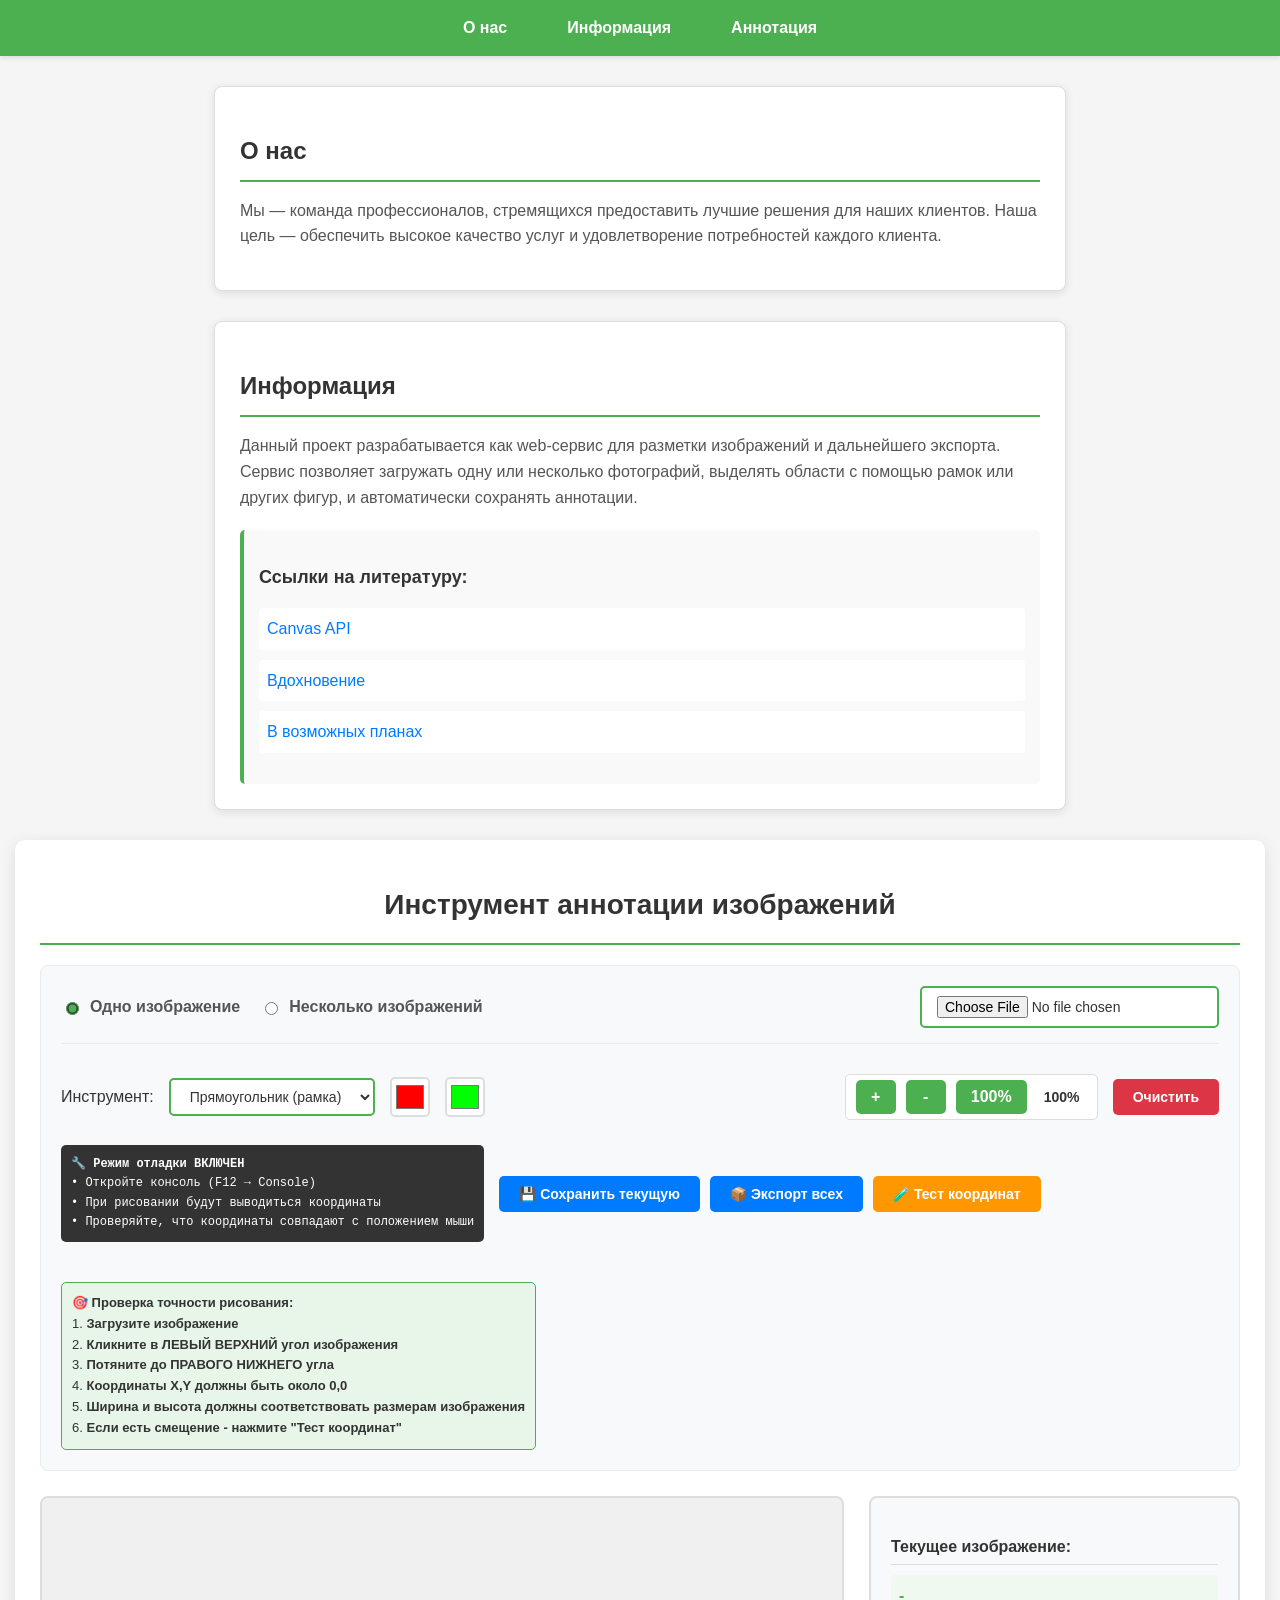
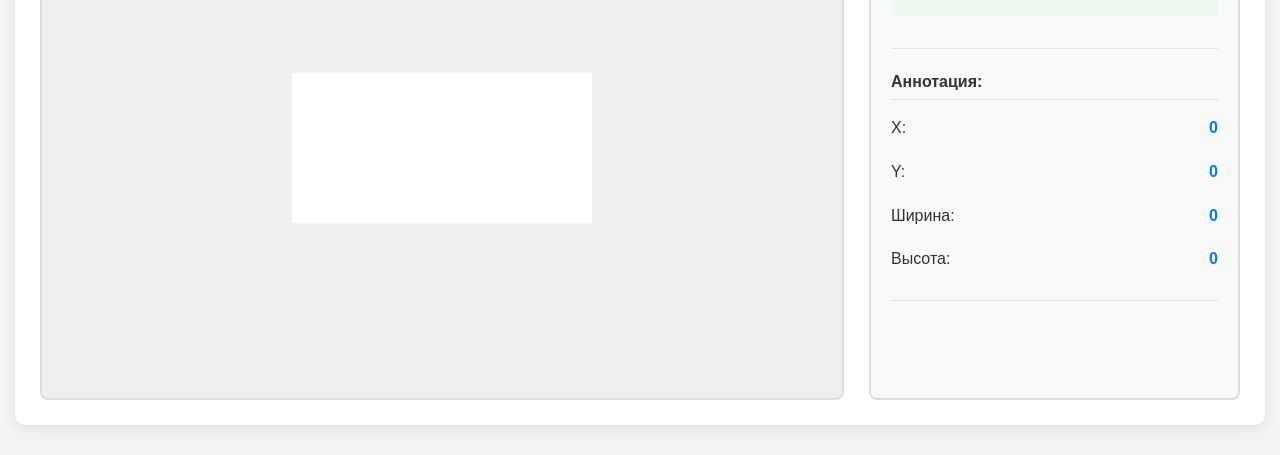
<file: index.html>
<!DOCTYPE html>
<html lang="ru">
<head>
    <meta charset="UTF-8">
    <meta name="viewport" content="width=device-width, initial-scale=1.0">
    <title>Image Annotation Tool</title>
    <link rel="stylesheet" href="styles.css">
</head>
<body>
    <header class="header">
        <nav class="nav">
            <ul class="nav-list">
                <li class="nav-item"><a href="#about">О нас</a></li>
                <li class="nav-item"><a href="#info">Информация</a></li>
                <li class="nav-item"><a href="#product">Аннотация</a></li>
            </ul>
        </nav>
    </header>

    <section id="about" class="about">
        <h2 class="about__title">О нас</h2>
        <p class="about__text">Мы — команда профессионалов, стремящихся предоставить лучшие решения для наших клиентов.
            Наша цель — обеспечить высокое качество услуг и удовлетворение потребностей каждого клиента.</p>
    </section>

    <section id="info" class="info">
        <h2 class="info__title">Информация</h2>
        <p class="info__text">Данный проект разрабатывается как web-сервис для разметки изображений и дальнейшего экспорта. 
            Сервис позволяет загружать одну или несколько фотографий, выделять области с помощью рамок или других фигур, 
            и автоматически сохранять аннотации.</p>
        <div class="info__references">
            <h3 class="info__references-title">Ссылки на литературу:</h3>
            <ul class="info__references-list">
                <li class="info__reference-item"><a href="https://developer.mozilla.org/ru/docs/Web/API/Canvas_API" class="info__reference-link">Canvas API</a></li>
                <li class="info__reference-item"><a href="https://www.makesense.ai/" class="info__reference-link">Вдохновение</a></li>
                <li class="info__reference-item"><a href="https://habr.com/ru/companies/data_light/articles/852848/" class="info__reference-link">В возможных планах</a></li>
            </ul>
        </div>
    </section>

    <div id="product" class="annotation-tool">
        <h1 class="annotation-tool__title">Инструмент аннотации изображений</h1>
        
        <div class="annotation-tool__controls">
            <div class="upload-section">
                <div class="upload-option">
                    <input type="radio" id="single-image" name="upload-type" checked>
                    <label for="single-image">Одно изображение</label>
                </div>
                <div class="upload-option">
                    <input type="radio" id="multiple-images" name="upload-type">
                    <label for="multiple-images">Несколько изображений</label>
                </div>
                
                <div class="file-inputs">
                    <input type="file" id="single-upload" accept="image/*" class="file-input">
                    <input type="file" id="multiple-upload" accept="image/*" multiple style="display: none;" class="file-input">
                </div>
            </div>

            <div class="tool-section">
                <label for="tool-type">Инструмент:</label>
                <select id="tool-type" class="tool-select">
                    <option value="rectangle">Прямоугольник (рамка)</option>
                    <option value="circle">Круг</option>
                    <option value="freehand">Произвольная область</option>
                </select>
                
                <input type="color" id="annotation-color" value="#ff0000" title="Цвет аннотации">
                <input type="color" id="bg-color" value="#00ff0055" title="Цвет заливки">
                
                <div class="zoom-controls">
                    <button id="zoom-in" class="zoom-btn">+</button>
                    <button id="zoom-out" class="zoom-btn">-</button>
                    <button id="zoom-reset" class="zoom-btn">100%</button>
                    <span id="zoom-level">100%</span>
                </div>
                
                <button id="clear-annotation" class="control-btn">Очистить</button>
                <button id="next-image" class="control-btn" style="display: none;">Следующее</button>
            </div>
        </div>

        <div class="annotation-tool__preview">
            <div class="canvas-container">
                <canvas id="annotation-canvas"></canvas>
                <div id="canvas-overlay" class="canvas-overlay"></div>
            </div>
            
            <div class="info-panel">
                <div class="current-image-info">
                    <h3>Текущее изображение:</h3>
                    <p id="current-file-name">-</p>
                </div>
                <div class="annotation-info">
                    <h3>Аннотация:</h3>
                    <p>X: <span id="annotation-x">0</span></p>
                    <p>Y: <span id="annotation-y">0</span></p>
                    <p>Ширина: <span id="annotation-width">0</span></p>
                    <p>Высота: <span id="annotation-height">0</span></p>
                </div>
                <div class="progress-info" style="display: none;">
                    <h3>Прогресс:</h3>
                    <p>Обработано: <span id="processed-count">0</span> / <span id="total-count">0</span></p>
                    <progress id="progress-bar" value="0" max="100"></progress>
                </div>
            </div>
        </div>
    </div>

    <script src="script.js"></script>
</body>
</html>
</file>
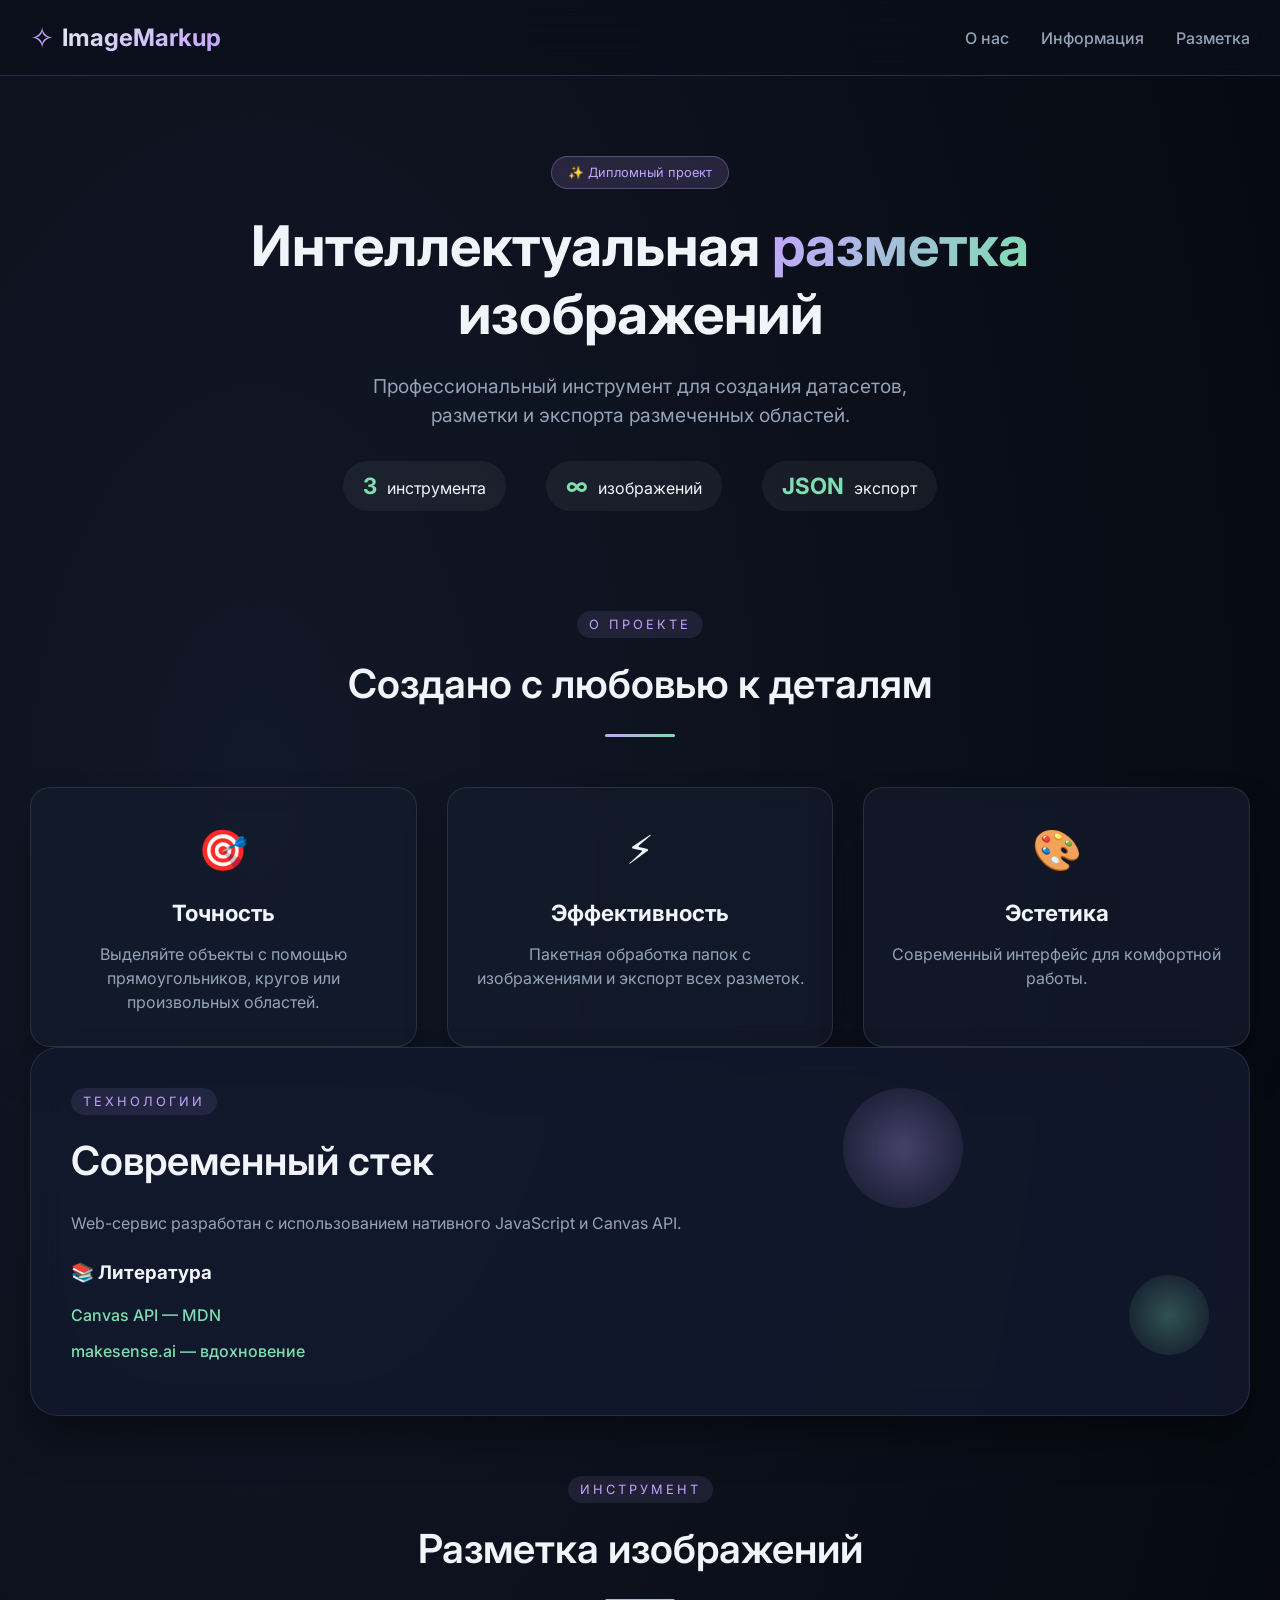
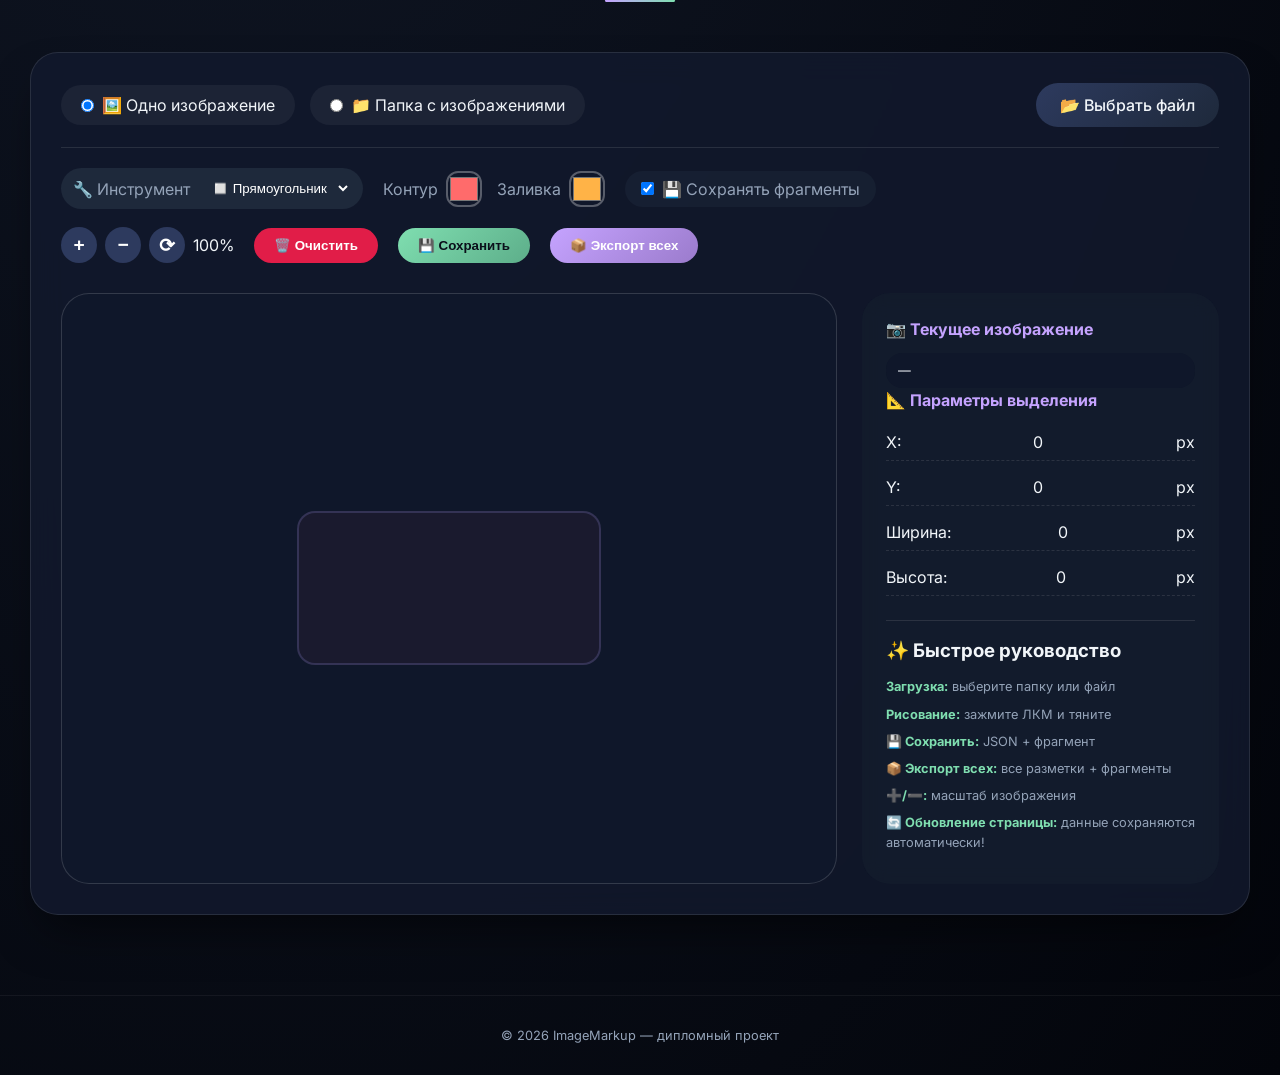
<file: DIPLOM/index.html>
<!DOCTYPE html>
<html lang="ru">
<head>
    <meta charset="UTF-8">
    <meta name="viewport" content="width=device-width, initial-scale=1.0, user-scalable=no">
    <title>ImageMarkup - Эстетичный инструмент разметки изображений | Дипломный проект</title>
    <link rel="preconnect" href="https://fonts.googleapis.com">
    <link rel="preconnect" href="https://fonts.gstatic.com" crossorigin>
    <link href="https://fonts.googleapis.com/css2?family=Inter:opsz,wght@14..32,300;14..32,400;14..32,500;14..32,600;14..32,700&display=swap" rel="stylesheet">
    <link rel="stylesheet" href="styles.css">
</head>
<body>
    <header class="header">
        <div class="header-container">
            <div class="logo">
                <span class="logo-icon">✧</span>
                <span class="logo-text">ImageMarkup</span>
            </div>
            <nav class="nav">
                <ul class="nav-list">
                    <li class="nav-item"><a href="#about" class="nav-link">О нас</a></li>
                    <li class="nav-item"><a href="#info" class="nav-link">Информация</a></li>
                    <li class="nav-item"><a href="#product" class="nav-link">Разметка</a></li>
                </ul>
            </nav>
        </div>
    </header>

    <main>
        <section class="hero">
            <div class="hero-content">
                <div class="hero-badge">✨ Дипломный проект</div>
                <h1 class="hero-title">Интеллектуальная <span class="gradient-text">разметка</span> изображений</h1>
                <p class="hero-description">
                    Профессиональный инструмент для создания датасетов, разметки и экспорта размеченных областей.
                </p>
                <div class="hero-stats">
                    <div class="stat"><span class="stat-num">3</span> инструмента</div>
                    <div class="stat"><span class="stat-num">∞</span> изображений</div>
                    <div class="stat"><span class="stat-num">JSON</span> экспорт</div>
                </div>
            </div>
        </section>

        <section id="about" class="about">
            <div class="container">
                <div class="section-header">
                    <span class="section-tag">О проекте</span>
                    <h2 class="section-title">Создано с любовью к деталям</h2>
                    <div class="section-divider"></div>
                </div>
                <div class="about-grid">
                    <div class="about-card glass-card">
                        <div class="card-icon">🎯</div>
                        <h3>Точность</h3>
                        <p>Выделяйте объекты с помощью прямоугольников, кругов или произвольных областей.</p>
                    </div>
                    <div class="about-card glass-card">
                        <div class="card-icon">⚡</div>
                        <h3>Эффективность</h3>
                        <p>Пакетная обработка папок с изображениями и экспорт всех разметок.</p>
                    </div>
                    <div class="about-card glass-card">
                        <div class="card-icon">🎨</div>
                        <h3>Эстетика</h3>
                        <p>Современный интерфейс для комфортной работы.</p>
                    </div>
                </div>
            </div>
        </section>

        <section id="info" class="info">
            <div class="container">
                <div class="info-wrapper glass-card">
                    <div class="info-content">
                        <span class="section-tag light">Технологии</span>
                        <h2 class="section-title light">Современный стек</h2>
                        <p class="info-text">Web-сервис разработан с использованием нативного JavaScript и Canvas API.</p>
                        <div class="info__references">
                            <h3 class="info__references-title">📚 Литература</h3>
                            <ul class="info__references-list">
                                <li class="info__reference-item"><a href="https://developer.mozilla.org/ru/docs/Web/API/Canvas_API" class="info__reference-link" target="_blank">Canvas API — MDN</a></li>
                                <li class="info__reference-item"><a href="https://www.makesense.ai/" class="info__reference-link" target="_blank">makesense.ai — вдохновение</a></li>
                            </ul>
                        </div>
                    </div>
                    <div class="info-decoration">
                        <div class="floating-shape"></div>
                        <div class="floating-shape second"></div>
                    </div>
                </div>
            </div>
        </section>

        <div id="product" class="annotation-tool-section">
            <div class="container">
                <div class="section-header">
                    <span class="section-tag">Инструмент</span>
                    <h2 class="section-title">Разметка изображений</h2>
                    <div class="section-divider"></div>
                </div>

                <div class="annotation-tool glass-card">
                    <div class="annotation-tool__controls">
                        <div class="upload-section">
                            <div class="upload-options-group">
                                <label class="radio-card">
                                    <input type="radio" name="upload-type" id="singleImageRadio" value="single" checked>
                                    <span class="radio-label">🖼️ Одно изображение</span>
                                </label>
                                <label class="radio-card">
                                    <input type="radio" name="upload-type" id="multipleImagesRadio" value="folder">
                                    <span class="radio-label">📁 Папка с изображениями</span>
                                </label>
                            </div>
                            <div class="file-inputs">
                                <label class="file-label" id="singleUploadLabel">
                                    <span>📂 Выбрать файл</span>
                                    <input type="file" id="singleUpload" accept="image/*" style="display: none;">
                                </label>
                                <label class="folder-label" id="folderUploadLabel" style="display: none;">
                                    <span>📂 Выбрать папку</span>
                                    <input type="file" id="folderUpload" accept="image/*" multiple webkitdirectory directory style="display: none;">
                                </label>
                            </div>
                        </div>

                        <div class="tool-section">
                            <div class="tool-row">
                                <div class="tool-select-wrapper">
                                    <label>🔧 Инструмент</label>
                                    <select id="toolType" class="tool-select">
                                        <option value="rectangle">◻️ Прямоугольник</option>
                                        <option value="circle">● Круг</option>
                                        <option value="freehand">✏️ Произвольная</option>
                                    </select>
                                </div>
                                <div class="color-pickers">
                                    <div class="color-item">
                                        <label>Контур</label>
                                        <input type="color" id="annotationColor" value="#FF6B6B">
                                    </div>
                                    <div class="color-item">
                                        <label>Заливка</label>
                                        <input type="color" id="bgColor" value="#FFB347">
                                    </div>
                                </div>
                                <label class="checkbox-modern">
                                    <input type="checkbox" id="saveCropped" checked>
                                    <span>💾 Сохранять фрагменты</span>
                                </label>
                            </div>
                            
                            <div class="tool-row">
                                <div class="zoom-controls">
                                    <button id="zoomIn" class="zoom-btn">+</button>
                                    <button id="zoomOut" class="zoom-btn">−</button>
                                    <button id="zoomReset" class="zoom-btn reset">⟳</button>
                                    <span id="zoomLevel">100%</span>
                                </div>
                                <button id="clearAnnotation" class="control-btn clear">🗑️ Очистить</button>
                                <button id="nextImage" class="control-btn next" style="display: none;">➡️ Следующее</button>
                                <button id="saveAnnotation" class="control-btn save">💾 Сохранить</button>
                                <button id="exportAll" class="control-btn export">📦 Экспорт всех</button>
                            </div>
                        </div>
                    </div>

                    <div class="annotation-tool__preview">
                        <div class="canvas-container">
                            <canvas id="annotationCanvas"></canvas>
                        </div>
                        
                        <div class="info-panel glass-panel">
                            <div class="current-image-info">
                                <h3>📷 Текущее изображение</h3>
                                <p id="currentFileName" class="filename-display">—</p>
                            </div>
                            
                            <div class="annotation-info">
                                <h3>📐 Параметры выделения</h3>
                                <div class="info-grid">
                                    <div class="info-row"><span>X:</span> <span id="annotationX">0</span> px</div>
                                    <div class="info-row"><span>Y:</span> <span id="annotationY">0</span> px</div>
                                    <div class="info-row"><span>Ширина:</span> <span id="annotationWidth">0</span> px</div>
                                    <div class="info-row"><span>Высота:</span> <span id="annotationHeight">0</span> px</div>
                                </div>
                            </div>
                            
                            <div class="progress-info" id="progressInfo" style="display: none;">
                                <h3>📊 Прогресс</h3>
                                <progress id="progressBar" value="0" max="100"></progress>
                                <p><span id="processedCount">0</span> / <span id="totalCount">0</span> обработано</p>
                            </div>

                            <div class="quick-guide">
                                <h3>✨ Быстрое руководство</h3>
                                <ul class="guide-list">
                                    <li><strong>Загрузка:</strong> выберите папку или файл</li>
                                    <li><strong>Рисование:</strong> зажмите ЛКМ и тяните</li>
                                    <li><strong>💾 Сохранить:</strong> JSON + фрагмент</li>
                                    <li><strong>📦 Экспорт всех:</strong> все разметки + фрагменты</li>
                                    <li><strong>➕/➖:</strong> масштаб изображения</li>
                                    <li><strong>🔄 Обновление страницы:</strong> данные сохраняются автоматически!</li>
                                </ul>
                            </div>
                        </div>
                    </div>
                </div>
            </div>
        </div>
    </main>

    <footer class="footer">
        <div class="container">
            <p>© 2026 ImageMarkup — дипломный проект</p>
        </div>
    </footer>

    <script src="script.js?v=2"></script>
</body>
</html>
</file>
<file: styles.css>
/* Основные стили */
body {
    font-family: Arial, sans-serif;
    margin: 0;
    padding: 0;
    background-color: #f5f5f5;
    color: #333;
    line-height: 1.6;
}

/* Хедер и навигация */
.header {
    background-color: #4CAF50;
    padding: 15px 20px;
    box-shadow: 0 2px 5px rgba(0, 0, 0, 0.1);
    position: sticky;
    top: 0;
    z-index: 100;
}

.nav {
    display: flex;
    justify-content: center;
}

.nav-list {
    list-style-type: none;
    padding: 0;
    margin: 0;
    display: flex;
    gap: 30px;
}

.nav-item a {
    color: white;
    text-decoration: none;
    font-weight: bold;
    font-size: 16px;
    padding: 8px 15px;
    border-radius: 4px;
    transition: all 0.3s ease;
}

.nav-item a:hover {
    background-color: rgba(255, 255, 255, 0.2);
    transform: translateY(-2px);
}

/* Секции "О нас" и "Информация" */
.about, .info {
    background-color: #fff;
    border: 1px solid #ddd;
    border-radius: 8px;
    padding: 25px;
    max-width: 800px;
    margin: 30px auto;
    box-shadow: 0 2px 10px rgba(0, 0, 0, 0.1);
}

.about__title, .info__title {
    font-size: 24px;
    color: #333;
    margin-bottom: 15px;
    border-bottom: 2px solid #4CAF50;
    padding-bottom: 10px;
}

.about__text, .info__text {
    font-size: 16px;
    color: #555;
    line-height: 1.6;
}

/* Ссылки на литературу */
.info__references {
    margin-top: 20px;
    background-color: #f9f9f9;
    padding: 15px;
    border-radius: 5px;
    border-left: 4px solid #4CAF50;
}

.info__references-title {
    font-size: 18px;
    color: #333;
    margin-bottom: 10px;
}

.info__references-list {
    list-style-type: none;
    padding: 0;
}

.info__reference-item {
    margin-bottom: 10px;
    padding: 8px;
    background-color: white;
    border-radius: 4px;
    transition: background-color 0.3s;
}

.info__reference-item:hover {
    background-color: #f0f0f0;
}

.info__reference-link {
    text-decoration: none;
    color: #007BFF;
    font-weight: 500;
    transition: all 0.3s;
    display: block;
}

.info__reference-link:hover {
    color: #0056b3;
    text-decoration: underline;
    padding-left: 5px;
}

/* Основной инструмент аннотации */
.annotation-tool {
    background-color: #fff;
    border-radius: 10px;
    box-shadow: 0 4px 15px rgba(0, 0, 0, 0.1);
    padding: 25px;
    margin: 30px auto;
    max-width: 1200px;
}

.annotation-tool__title {
    font-size: 28px;
    color: #333;
    margin-bottom: 20px;
    text-align: center;
    padding-bottom: 15px;
    border-bottom: 2px solid #4CAF50;
}

/* Панель управления */
.annotation-tool__controls {
    background-color: #f8f9fa;
    border-radius: 8px;
    padding: 20px;
    margin-bottom: 25px;
    border: 1px solid #e9ecef;
}

/* Загрузка изображений */
.upload-section {
    display: flex;
    flex-wrap: wrap;
    gap: 20px;
    align-items: center;
    margin-bottom: 15px;
    padding-bottom: 15px;
    border-bottom: 1px solid #e9ecef;
}

.upload-option {
    display: flex;
    align-items: center;
    gap: 8px;
}

.upload-option label {
    cursor: pointer;
    font-weight: bold;
    color: #555;
}

.upload-option input[type="radio"] {
    accent-color: #4CAF50;
}

.file-inputs {
    margin-left: auto;
    display: flex;
    gap: 10px;
}

.file-input {
    padding: 8px 15px;
    border: 2px solid #4CAF50;
    border-radius: 5px;
    background-color: white;
    cursor: pointer;
    font-size: 14px;
    color: #333;
    transition: all 0.3s;
}

.file-input:hover {
    background-color: #f0f9f0;
    border-color: #45a049;
}

/* Инструменты рисования */
.tool-section {
    display: flex;
    flex-wrap: wrap;
    gap: 15px;
    align-items: center;
    padding-top: 15px;
}

.tool-select {
    padding: 8px 15px;
    border: 2px solid #4CAF50;
    border-radius: 5px;
    background-color: white;
    font-size: 14px;
    color: #333;
    cursor: pointer;
    min-width: 180px;
}

.tool-select:focus {
    outline: none;
    border-color: #45a049;
    box-shadow: 0 0 0 2px rgba(76, 175, 80, 0.2);
}

input[type="color"] {
    width: 40px;
    height: 40px;
    border: 2px solid #ddd;
    border-radius: 5px;
    cursor: pointer;
    padding: 2px;
    background: white;
}

input[type="color"]:hover {
    border-color: #4CAF50;
}

/* Управление масштабом */
.zoom-controls {
    display: flex;
    align-items: center;
    gap: 10px;
    margin-left: auto;
    background-color: white;
    padding: 5px 10px;
    border-radius: 5px;
    border: 1px solid #ddd;
}

.zoom-btn {
    padding: 8px 15px;
    background-color: #4CAF50;
    color: white;
    border: none;
    border-radius: 5px;
    cursor: pointer;
    font-weight: bold;
    font-size: 16px;
    transition: all 0.3s;
    min-width: 40px;
}

.zoom-btn:hover {
    background-color: #45a049;
    transform: translateY(-2px);
    box-shadow: 0 2px 5px rgba(0, 0, 0, 0.2);
}

#zoom-level {
    font-weight: bold;
    min-width: 50px;
    text-align: center;
    font-size: 14px;
    color: #333;
}

/* Кнопки управления */
.control-btn {
    padding: 10px 20px;
    background-color: #007bff;
    color: white;
    border: none;
    border-radius: 5px;
    cursor: pointer;
    font-size: 14px;
    font-weight: bold;
    transition: all 0.3s;
}

.control-btn:hover {
    background-color: #0056b3;
    transform: translateY(-2px);
    box-shadow: 0 2px 5px rgba(0, 0, 0, 0.2);
}

#clear-annotation {
    background-color: #dc3545;
}

#clear-annotation:hover {
    background-color: #c82333;
}

#next-image {
    background-color: #17a2b8;
}

#next-image:hover {
    background-color: #138496;
}

/* Основная область просмотра */
.annotation-tool__preview {
    display: flex;
    gap: 25px;
    flex-wrap: wrap;
}

/* Контейнер канваса - ИСПРАВЛЕНО ДЛЯ ЦЕНТРИРОВАНИЯ */
.canvas-container {
    flex: 3;
    position: relative;
    border: 2px solid #ddd;
    border-radius: 8px;
    overflow: hidden;
    background-color: #f0f0f0;
    min-height: 500px;
    
    /* Центрирование содержимого */
    display: flex;
    align-items: center;
    justify-content: center;
    
    /* Для правильной работы масштабирования */
    width: 100%;
    max-width: 800px;
}

#annotation-canvas {
    display: block;
    max-width: 100%;
    max-height: 100%;
    cursor: crosshair;
    background-color: white;
    
    /* Убираем лишние отступы */
    margin: 0;
    padding: 0;
    
    /* Для гладкого масштабирования */
    image-rendering: -webkit-optimize-contrast;
    image-rendering: crisp-edges;
}

.canvas-overlay {
    position: absolute;
    top: 0;
    left: 0;
    width: 100%;
    height: 100%;
    pointer-events: none; /* Важно! */
    z-index: 1;
}

/* Информационная панель */
.info-panel {
    flex: 1;
    background-color: #f8f9fa;
    border-radius: 8px;
    padding: 20px;
    border: 2px solid #ddd;
    min-width: 250px;
    min-height: 400px;
}

.current-image-info, .annotation-info, .progress-info {
    margin-bottom: 20px;
    padding-bottom: 15px;
    border-bottom: 1px solid #dee2e6;
}

.current-image-info h3, .annotation-info h3, .progress-info h3 {
    color: #333;
    margin-bottom: 10px;
    font-size: 16px;
    border-bottom: 1px solid #ddd;
    padding-bottom: 5px;
}

#current-file-name {
    font-weight: bold;
    color: #4CAF50;
    word-break: break-all;
    padding: 8px;
    background-color: #f0f9f0;
    border-radius: 4px;
    margin-top: 5px;
}

.annotation-info p {
    margin: 8px 0;
    display: flex;
    justify-content: space-between;
    padding: 5px 0;
}

.annotation-info p:nth-child(odd) {
    background-color: #f8f9fa;
}

.annotation-info span {
    font-weight: bold;
    color: #007bff;
}

.progress-info {
    background-color: #e9ecef;
    padding: 15px;
    border-radius: 5px;
}

#progress-bar {
    width: 100%;
    height: 20px;
    margin-top: 10px;
    margin-bottom: 10px;
    border-radius: 10px;
    overflow: hidden;
}

#progress-bar::-webkit-progress-bar {
    background-color: #f0f0f0;
    border-radius: 10px;
}

#progress-bar::-webkit-progress-value {
    background-color: #4CAF50;
    border-radius: 10px;
    transition: width 0.3s ease;
}

#progress-bar::-moz-progress-bar {
    background-color: #4CAF50;
    border-radius: 10px;
}

#processed-count {
    font-weight: bold;
    color: #28a745;
}

#total-count {
    font-weight: bold;
    color: #007bff;
}

/* Отладочная информация (добавляется через JS) */
.debug-info {
    background-color: #333;
    color: white;
    padding: 15px;
    border-radius: 5px;
    margin: 10px 0;
    font-family: 'Courier New', monospace;
    font-size: 12px;
    line-height: 1.5;
}

.debug-info strong {
    color: #4CAF50;
}

/* Инструкция по проверке */
.check-instruction {
    background-color: #e8f5e9;
    border: 1px solid #4caf50;
    border-radius: 5px;
    padding: 15px;
    margin-top: 15px;
    font-size: 13px;
    line-height: 1.6;
}

.check-instruction strong {
    color: #2e7d32;
}

/* Адаптивность */
@media (max-width: 1024px) {
    .annotation-tool__preview {
        flex-direction: column;
    }
    
    .canvas-container {
        width: 100%;
        max-width: none;
    }
    
    .info-panel {
        width: 100%;
    }
}

@media (max-width: 768px) {
    .tool-section {
        flex-direction: column;
        align-items: flex-start;
    }
    
    .zoom-controls {
        margin-left: 0;
        margin-top: 10px;
    }
    
    .file-inputs {
        margin-left: 0;
        margin-top: 10px;
        width: 100%;
        justify-content: center;
    }
    
    .nav-list {
        flex-direction: column;
        gap: 10px;
        align-items: center;
    }
    
    .about, .info, .annotation-tool {
        margin: 15px;
        padding: 15px;
    }
}

@media (max-width: 480px) {
    .annotation-tool__title {
        font-size: 22px;
    }
    
    .tool-select {
        min-width: 150px;
    }
    
    .control-btn {
        padding: 8px 15px;
        font-size: 13px;
    }
    
    .canvas-container {
        min-height: 300px;
    }
}

/* Анимации */
@keyframes fadeIn {
    from { opacity: 0; transform: translateY(10px); }
    to { opacity: 1; transform: translateY(0); }
}

.annotation-tool {
    animation: fadeIn 0.5s ease-out;
}

/* Стили для скроллбара */
::-webkit-scrollbar {
    width: 8px;
    height: 8px;
}

::-webkit-scrollbar-track {
    background: #f1f1f1;
    border-radius: 4px;
}

::-webkit-scrollbar-thumb {
    background: #888;
    border-radius: 4px;
}

::-webkit-scrollbar-thumb:hover {
    background: #555;
}

/* Стили для фокуса */
:focus {
    outline: 2px solid #4CAF50;
    outline-offset: 2px;
}

/* Стили для placeholder */
::placeholder {
    color: #aaa;
    opacity: 1;
}
</file>
<file: DIPLOM/styles.css>
:root {
    --bg-dark: #0A0F1A;
    --bg-card: rgba(18, 25, 45, 0.85);
    --glass-border: rgba(255, 255, 255, 0.1);
    --primary-lavender: #C5A3FF;
    --primary-mint: #7FDEB0;
    --accent-peach: #FFB38B;
    --text-main: #F1F5F9;
    --text-dim: #94A3B8;
    --shadow-lg: 0 25px 45px -12px rgba(0, 0, 0, 0.5);
    --border-radius-xl: 28px;
    --border-radius-lg: 20px;
}

* {
    margin: 0;
    padding: 0;
    box-sizing: border-box;
}

body {
    font-family: 'Inter', system-ui, sans-serif;
    background: radial-gradient(ellipse at 20% 30%, #111827, #03050B);
    color: var(--text-main);
    line-height: 1.5;
    scroll-behavior: smooth;
}

.container {
    max-width: 1400px;
    margin: 0 auto;
    padding: 0 30px;
}

::-webkit-scrollbar {
    width: 6px;
}
::-webkit-scrollbar-track {
    background: #1E293B;
    border-radius: 10px;
}
::-webkit-scrollbar-thumb {
    background: #7C3AED;
    border-radius: 10px;
}

.glass-card {
    background: var(--bg-card);
    backdrop-filter: blur(16px);
    border: 1px solid var(--glass-border);
    border-radius: var(--border-radius-xl);
    box-shadow: var(--shadow-lg);
}

.header {
    position: sticky;
    top: 0;
    z-index: 100;
    backdrop-filter: blur(20px);
    background: rgba(10, 15, 26, 0.7);
    border-bottom: 1px solid rgba(197, 163, 255, 0.2);
}

.header-container {
    max-width: 1400px;
    margin: 0 auto;
    padding: 16px 30px;
    display: flex;
    justify-content: space-between;
    align-items: center;
}

.logo {
    display: flex;
    align-items: center;
    gap: 8px;
    font-weight: 700;
    font-size: 1.5rem;
}
.logo-icon {
    font-size: 1.8rem;
    color: var(--primary-lavender);
}
.logo-text {
    background: linear-gradient(135deg, #E2E8F0, #C5A3FF);
    -webkit-background-clip: text;
    background-clip: text;
    color: transparent;
}

.nav-list {
    display: flex;
    gap: 32px;
    list-style: none;
}
.nav-link {
    text-decoration: none;
    color: var(--text-dim);
    font-weight: 500;
    transition: 0.2s;
}
.nav-link:hover {
    color: var(--primary-lavender);
}

.hero {
    position: relative;
    padding: 80px 30px 100px;
    text-align: center;
    overflow: hidden;
}
.hero-content {
    max-width: 800px;
    margin: 0 auto;
    position: relative;
    z-index: 2;
}
.hero-badge {
    display: inline-block;
    background: rgba(197, 163, 255, 0.15);
    backdrop-filter: blur(4px);
    padding: 6px 16px;
    border-radius: 40px;
    font-size: 0.8rem;
    color: var(--primary-lavender);
    margin-bottom: 24px;
    border: 1px solid rgba(197, 163, 255, 0.3);
}
.hero-title {
    font-size: 3.5rem;
    font-weight: 700;
    line-height: 1.2;
    margin-bottom: 24px;
}
.gradient-text {
    background: linear-gradient(120deg, #C5A3FF, #7FDEB0);
    -webkit-background-clip: text;
    background-clip: text;
    color: transparent;
}
.hero-description {
    font-size: 1.2rem;
    color: var(--text-dim);
    max-width: 600px;
    margin: 0 auto 32px;
}
.hero-stats {
    display: flex;
    justify-content: center;
    gap: 40px;
}
.stat {
    font-size: 1rem;
    background: rgba(255,255,255,0.05);
    padding: 8px 20px;
    border-radius: 40px;
}
.stat-num {
    font-weight: 700;
    font-size: 1.4rem;
    color: var(--primary-mint);
    margin-right: 6px;
}

.section-header {
    text-align: center;
    margin-bottom: 50px;
}
.section-tag {
    font-size: 0.8rem;
    text-transform: uppercase;
    letter-spacing: 3px;
    color: var(--primary-lavender);
    background: rgba(197,163,255,0.1);
    padding: 4px 12px;
    border-radius: 30px;
    display: inline-block;
    margin-bottom: 16px;
}
.section-title {
    font-size: 2.5rem;
    font-weight: 600;
}
.section-divider {
    width: 70px;
    height: 3px;
    background: linear-gradient(90deg, var(--primary-lavender), var(--primary-mint));
    margin: 20px auto 0;
    border-radius: 4px;
}

.about-grid {
    display: flex;
    gap: 30px;
    flex-wrap: wrap;
    justify-content: center;
}
.about-card {
    flex: 1;
    min-width: 240px;
    padding: 32px 24px;
    text-align: center;
    background: rgba(20, 28, 45, 0.7);
    backdrop-filter: blur(12px);
    border-radius: var(--border-radius-lg);
}
.card-icon {
    font-size: 2.5rem;
    margin-bottom: 16px;
}
.about-card h3 {
    margin-bottom: 12px;
    font-size: 1.4rem;
}
.about-card p {
    color: var(--text-dim);
}

.info-wrapper {
    display: flex;
    padding: 40px;
    gap: 40px;
    flex-wrap: wrap;
}
.info-content {
    flex: 2;
}
.info-text {
    margin: 20px 0 24px;
    color: var(--text-dim);
}
.info__references-list {
    list-style: none;
    margin-top: 16px;
}
.info__reference-item {
    margin: 12px 0;
}
.info__reference-link {
    color: var(--primary-mint);
    text-decoration: none;
    font-weight: 500;
    transition: 0.2s;
}
.info__reference-link:hover {
    color: var(--primary-lavender);
    padding-left: 6px;
}
.info-decoration {
    flex: 1;
    position: relative;
}
.floating-shape {
    width: 120px;
    height: 120px;
    background: radial-gradient(circle, rgba(197,163,255,0.3), transparent);
    border-radius: 50%;
    position: absolute;
    animation: float 8s infinite;
}
.floating-shape.second {
    width: 80px;
    height: 80px;
    background: radial-gradient(circle, rgba(127,222,176,0.3), transparent);
    bottom: 20px;
    right: 0;
    animation-delay: -2s;
}
@keyframes float {
    0% { transform: translateY(0px); }
    50% { transform: translateY(-20px); }
    100% { transform: translateY(0px); }
}

.annotation-tool-section {
    margin: 60px 0 80px;
}
.annotation-tool {
    padding: 30px;
}
.annotation-tool__controls {
    margin-bottom: 30px;
}
.upload-section {
    display: flex;
    flex-wrap: wrap;
    justify-content: space-between;
    align-items: center;
    gap: 20px;
    padding-bottom: 20px;
    border-bottom: 1px solid rgba(255,255,255,0.1);
}
.upload-options-group {
    display: flex;
    gap: 15px;
}
.radio-card {
    display: flex;
    align-items: center;
    gap: 8px;
    background: rgba(255,255,255,0.05);
    padding: 8px 20px;
    border-radius: 60px;
    cursor: pointer;
    transition: 0.2s;
}
.radio-card:hover {
    background: rgba(197,163,255,0.2);
}
.radio-label {
    color: var(--text-main);
}
.file-label, .folder-label {
    background: linear-gradient(135deg, #2D3A5E, #1E293B);
    padding: 10px 24px;
    border-radius: 40px;
    cursor: pointer;
    font-weight: 500;
    transition: 0.2s;
    display: inline-block;
    color: var(--text-main);
}
.file-label:hover, .folder-label:hover {
    background: var(--primary-lavender);
    color: #0A0F1A;
}
.tool-section {
    margin-top: 20px;
    display: flex;
    flex-direction: column;
    gap: 18px;
}
.tool-row {
    display: flex;
    flex-wrap: wrap;
    gap: 20px;
    align-items: center;
}
.tool-select-wrapper {
    background: #1E293B;
    padding: 4px 12px;
    border-radius: 40px;
    display: flex;
    align-items: center;
    gap: 10px;
}
.tool-select-wrapper label {
    color: var(--text-dim);
}
.tool-select {
    background: transparent;
    border: none;
    color: white;
    padding: 8px;
    font-weight: 500;
    cursor: pointer;
}
.tool-select option {
    background: #1E293B;
    color: white;
}
.color-pickers {
    display: flex;
    gap: 15px;
}
.color-item {
    display: flex;
    align-items: center;
    gap: 8px;
}
.color-item label {
    color: var(--text-dim);
}
input[type="color"] {
    width: 36px;
    height: 36px;
    border-radius: 12px;
    border: 2px solid rgba(255,255,255,0.3);
    background: transparent;
    cursor: pointer;
}
.checkbox-modern {
    display: flex;
    align-items: center;
    gap: 8px;
    background: #1E293B80;
    padding: 6px 16px;
    border-radius: 60px;
    cursor: pointer;
    color: var(--text-dim);
}
.zoom-controls {
    display: flex;
    gap: 8px;
    align-items: center;
}
.zoom-btn {
    background: #2D3A5E;
    border: none;
    width: 36px;
    height: 36px;
    border-radius: 50%;
    font-size: 1.2rem;
    font-weight: bold;
    color: white;
    cursor: pointer;
    transition: 0.2s;
}
.zoom-btn:hover {
    background: var(--primary-lavender);
    transform: scale(1.05);
}
.control-btn {
    padding: 10px 20px;
    border: none;
    border-radius: 40px;
    font-weight: 600;
    cursor: pointer;
    transition: 0.2s;
    background: #2D3A5E;
    color: white;
}
.control-btn.save { background: linear-gradient(135deg, #7FDEB0, #5DAE8A); color: #0A0F1A; }
.control-btn.export { background: linear-gradient(135deg, #C5A3FF, #9B7BCC); }
.control-btn.clear { background: #E11D48; }
.control-btn.next { background: #3B82F6; }
.control-btn:hover { transform: translateY(-2px); filter: brightness(1.05); }

.canvas-container {
    position: relative;
    background: #0F172A;
    border-radius: 28px;
    overflow: auto;
    display: flex;
    justify-content: center;
    align-items: center;
    min-height: 500px;
    border: 1px solid rgba(255,255,255,0.15);
}
#annotationCanvas {
    display: block;
    cursor: crosshair;
    box-shadow: 0 0 0 2px rgba(197,163,255,0.2);
    background: #1a1a2e;
    border-radius: 16px;
}
.annotation-tool__preview {
    display: flex;
    gap: 25px;
    flex-wrap: wrap;
}
.canvas-container {
    flex: 3;
}
.info-panel {
    flex: 1.2;
    background: rgba(20, 30, 45, 0.6);
    backdrop-filter: blur(12px);
    border-radius: 28px;
    padding: 24px;
}
.current-image-info h3, .annotation-info h3, .progress-info h3 {
    font-size: 1rem;
    margin-bottom: 12px;
    color: var(--primary-lavender);
}
.filename-display {
    background: #0F172A;
    padding: 8px 12px;
    border-radius: 16px;
    word-break: break-all;
    font-size: 0.8rem;
}
.info-grid {
    display: flex;
    flex-direction: column;
    gap: 8px;
}
.info-row {
    display: flex;
    justify-content: space-between;
    border-bottom: 1px dashed rgba(255,255,255,0.1);
    padding: 6px 0;
}
.quick-guide {
    margin-top: 24px;
    padding-top: 16px;
    border-top: 1px solid rgba(255,255,255,0.1);
}
.guide-list {
    list-style: none;
    margin-top: 12px;
}
.guide-list li {
    font-size: 0.8rem;
    margin: 8px 0;
    color: var(--text-dim);
}
.guide-list li strong {
    color: var(--primary-mint);
}
progress {
    width: 100%;
    height: 8px;
    border-radius: 20px;
    overflow: hidden;
}
progress::-webkit-progress-bar { background-color: #1E293B; border-radius: 20px; }
progress::-webkit-progress-value { background: linear-gradient(90deg, #7FDEB0, #C5A3FF); border-radius: 20px; }

.footer {
    text-align: center;
    padding: 30px;
    border-top: 1px solid rgba(255,255,255,0.05);
    font-size: 0.8rem;
    color: var(--text-dim);
}

@media (max-width: 900px) {
    .hero-title { font-size: 2.2rem; }
    .container { padding: 0 20px; }
    .tool-row { flex-direction: column; align-items: stretch; }
    .upload-section { flex-direction: column; align-items: stretch; }
    .annotation-tool__preview { flex-direction: column; }
}
</file>
